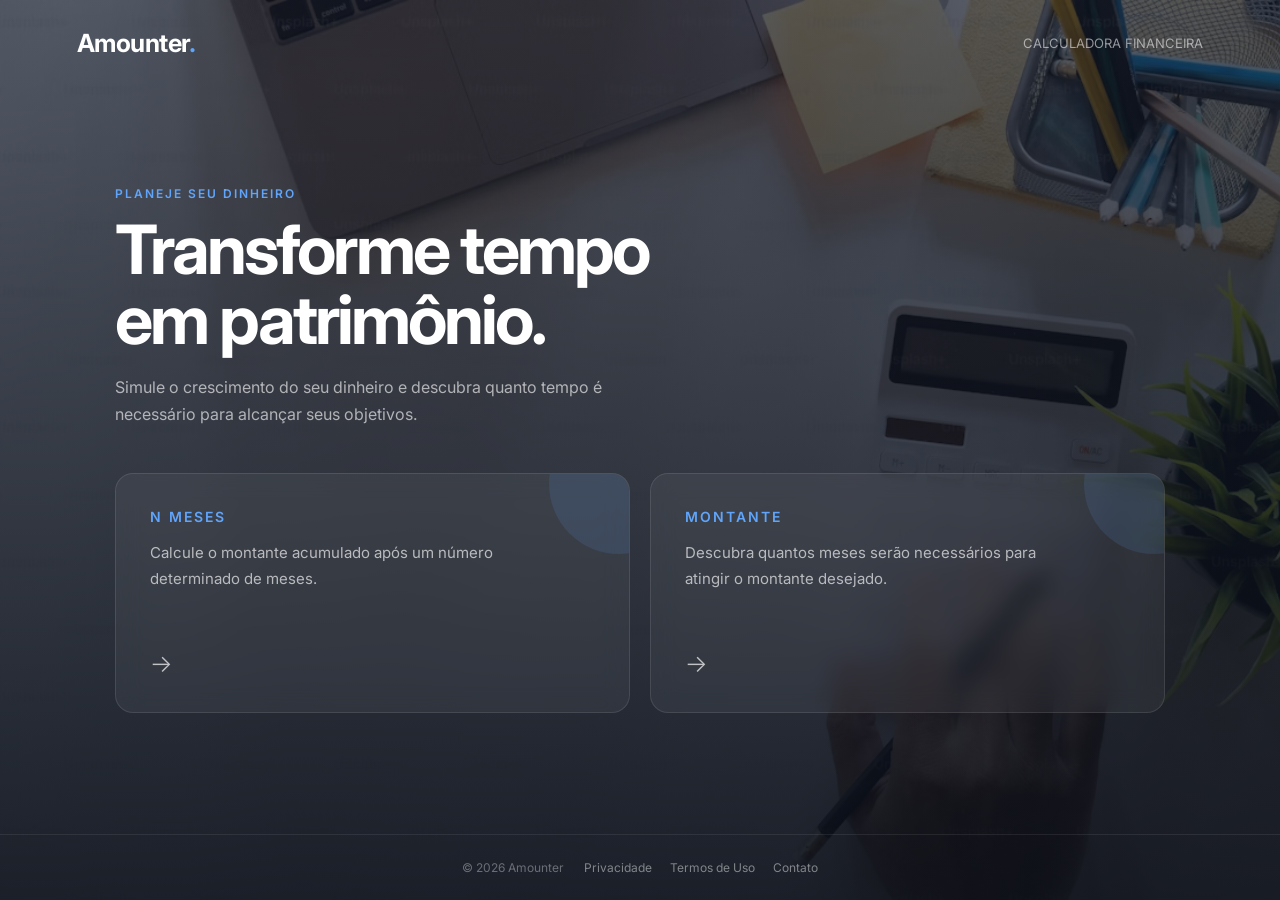
<file: index.html>
<!DOCTYPE html>
<html lang="pt-BR">

<head>

    <!-- Google tag (gtag.js) -->
<script async src="https://www.googletagmanager.com/gtag/js?id=G-JE85377BY5"></script>
<script>
  window.dataLayer = window.dataLayer || [];
  function gtag(){dataLayer.push(arguments);}
  gtag('js', new Date());

  gtag('config', 'G-JE85377BY5');
</script>
    
    <meta charset="UTF-8">
    <meta name="viewport" content="width=device-width, initial-scale=1.0">

    <title>Amounter | Calculadora de Investimentos</title>

    <meta name="description" content="Amounter é uma ferramenta financeira online para simular investimentos, calcular rendimentos e estimar o tempo necessário para alcançar seus objetivos financeiros."> 
    <meta name="robots" content="index, follow"> 
    <meta name="author" content="Amounter"> 
    <link rel="canonical" href="https://edneypantoja.github.io/amounter/">

    <meta property="og:type" content="website"> 
    <meta property="og:title" content="Amounter | Calculadora de Investimentos"> 
    <meta property="og:description" content="Amounter é uma ferramenta financeira online para simular investimentos, calcular rendimentos e estimar o tempo necessário para alcançar seus objetivos financeiros."> 
    <meta property="og:url" content="https://edneypantoja.github.io/amounter/"> 
    <meta property="og:site_name" content="Amounter"> 
    <meta property="og:locale" content="pt_BR">
    <meta property="og:image" content="https://edneypantoja.github.io/amounter/images/og-amounter.jfif">

    <link rel="preconnect" href="https://fonts.googleapis.com">
    <link rel="preconnect" href="https://fonts.gstatic.com" crossorigin>
    <link href="https://fonts.googleapis.com/css2?family=Inter:wght@400;500;600;700&display=swap" rel="stylesheet">

    <link rel="stylesheet" href="css/estilo.css">
    <link rel="stylesheet" href="css/footer.css">

    <style>
        /* =========================
           BODY
        ========================= */

        body {
            background:
                linear-gradient(0deg,
                    rgba(10, 15, 25, 0.92),
                    rgba(17, 24, 39, 0.70)),
                url("images/img-1.avif") center / cover no-repeat fixed;
        }

        /* =========================
           CONTEÚDO PRINCIPAL
        ========================= */

        #main-index {
            width: min(1050px, 90%);

            margin: auto;

            display: flex;
            flex-direction: column;
            justify-content: center;
        }


        /* =========================
           INTRODUÇÃO
        ========================= */

        .intro {
            margin-bottom: 45px;
            max-width: 650px;
        }

        .intro small {
            display: inline-block;

            margin-bottom: 14px;

            color: #60a5fa;

            font-size: 12px;
            font-weight: 600;

            letter-spacing: 2px;
            text-transform: uppercase;
        }

        .intro h1 {
            font-size: clamp(38px, 6vw, 68px);
            line-height: 1.02;
            letter-spacing: -3px;

            margin-bottom: 20px;
        }

        .intro p {
            max-width: 560px;

            color: rgba(255, 255, 255, 0.62);

            font-size: 16px;
            line-height: 1.7;
        }


        /* =========================
           CARDS
        ========================= */

        .cards {
            display: grid;

            grid-template-columns: repeat(2, 1fr);

            gap: 20px;
        }


        .btn-index {
            position: relative;

            display: block;

            min-height: 240px;

            padding: 34px;

            border: 1px solid rgba(255, 255, 255, 0.10);
            border-radius: 18px;

            background: rgba(255, 255, 255, 0.055);

            color: #ffffff;
            text-decoration: none;

            backdrop-filter: blur(12px);
            -webkit-backdrop-filter: blur(12px);

            overflow: hidden;

            transition:
                transform 0.25s ease,
                border-color 0.25s ease,
                background 0.25s ease;
        }


        .btn-index::before {
            content: "";

            position: absolute;

            width: 140px;
            height: 140px;

            right: -60px;
            top: -60px;

            border-radius: 50%;

            background: rgba(96, 165, 250, 0.12);

            transition: transform 0.3s ease;
        }


        .btn-index:hover {
            transform: translateY(-5px);

            border-color: rgba(96, 165, 250, 0.45);

            background: rgba(255, 255, 255, 0.08);
        }


        .btn-index:hover::before {
            transform: scale(1.5);
        }


        .btn-index div {
            position: relative;
            z-index: 1;

            height: 100%;

            display: flex;
            flex-direction: column;
        }


        /* =========================
           CARD TEXTO
        ========================= */

        .btn-index h3 {
            margin-bottom: 15px;

            font-size: 14px;
            font-weight: 600;

            letter-spacing: 2px;

            color: #60a5fa;
        }


        .btn-index p {
            max-width: 390px;

            color: rgba(255, 255, 255, 0.65);

            font-size: 15px;
            line-height: 1.7;
        }


        .btn-index span {
            margin-top: auto;

            font-size: 24px;
            font-weight: 300;

            color: rgba(255, 255, 255, 0.7);

            transition:
                transform 0.25s ease,
                color 0.25s ease;
        }


        .btn-index:hover span {
            transform: translateX(8px);
            color: #60a5fa;
        }


        /* =========================
           FOOTER
        ========================= */

        footer {
            width: 100%;

            padding: 25px 6%;

            text-align: center;

            color: rgba(255, 255, 255, 0.35);

            font-size: 12px;
        }


        /* =========================
           RESPONSIVIDADE
        ========================= */

        @media (max-width: 700px) {

            header {
                padding: 22px 5%;
            }

            .header-label {
                display: none;
            }

            #main-index {
                width: 90%;
                margin: 70px auto 50px;
            }

            .intro {
                margin-bottom: 32px;
            }

            .intro h1 {
                letter-spacing: -2px;
            }

            .cards {
                grid-template-columns: 1fr;
            }

            .btn-index {
                min-height: 210px;
                padding: 28px;
            }

        }
    </style>
</head>


<body>

    <header>

        <div class="logo">
            Amounter<span>.</span>
        </div>

        <div class="header-label">
            CALCULADORA FINANCEIRA
        </div>

    </header>


    <main id="main-index">

        <section class="intro">

            <small>Planeje seu dinheiro</small>

            <h1>
                Transforme tempo<br>
                em patrimônio.
            </h1>

            <p>
                Simule o crescimento do seu dinheiro e descubra
                quanto tempo é necessário para alcançar seus objetivos.
            </p>

        </section>


        <section class="cards">


            <a href="Pages/meses.html" class="btn-index">

                <div>

                    <h3>N MESES</h3>

                    <p>
                        Calcule o montante acumulado após um
                        número determinado de meses.
                    </p>

                    <span>→</span>

                </div>

            </a>


            <a href="Pages/montante.html" class="btn-index">

                <div>

                    <h3>MONTANTE</h3>

                    <p>
                        Descubra quantos meses serão necessários
                        para atingir o montante desejado.
                    </p>

                    <span>→</span>

                </div>

            </a>


        </section>

    </main>


    <footer>
        <div class="footer-content">
            <span>© 2026 Amounter</span>

            <nav aria-label="Links institucionais">
                <a href="compliance/privacidade.html">Privacidade</a>
                <a href="compliance/termos.html">Termos de Uso</a>
                <a href="compliance/contato.html">Contato</a>
            </nav>
        </div>
    </footer>


</body>

</html>
</file>
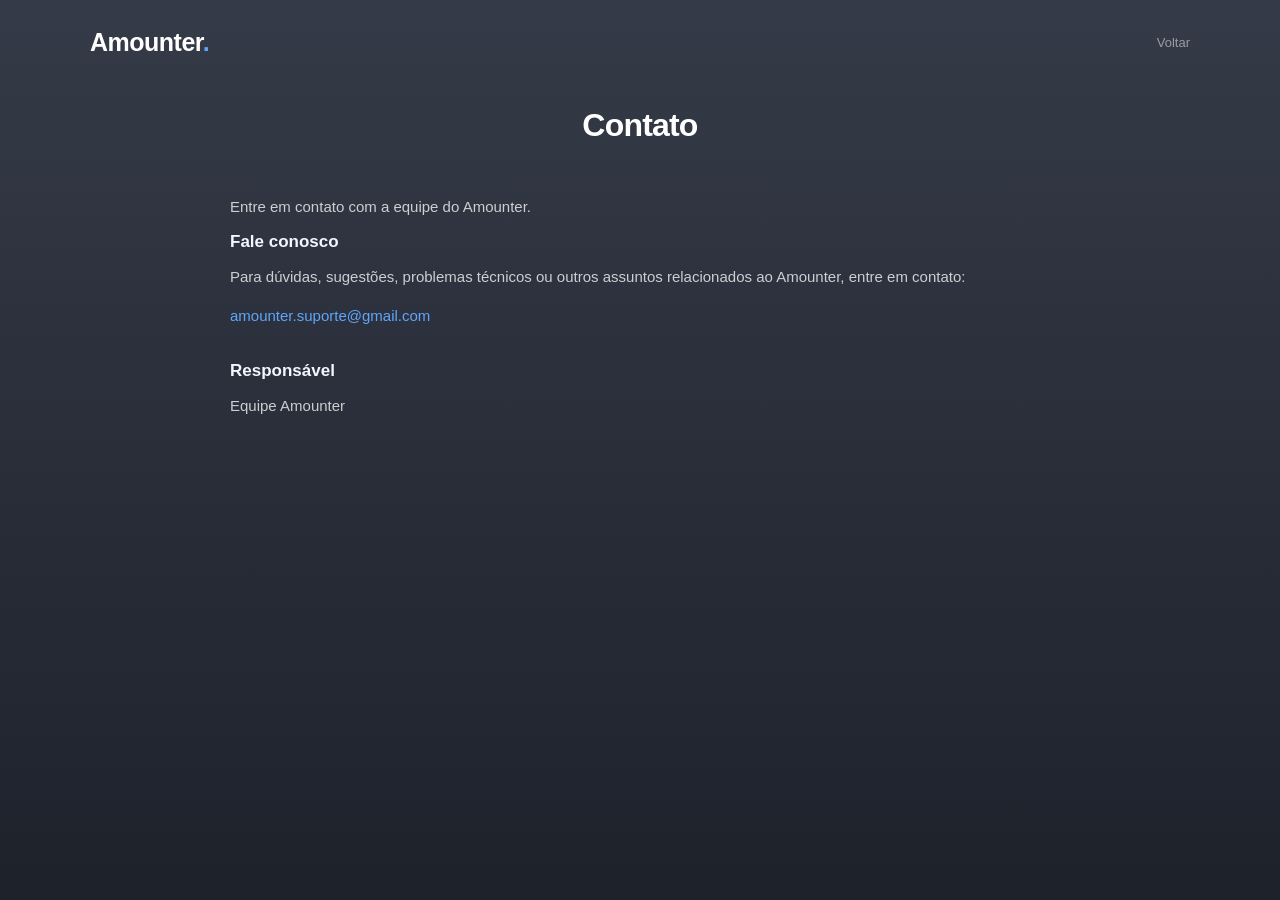
<file: compliance/contato.html>
<!DOCTYPE html>
<html lang="pt-BR">

<head>
    <meta charset="UTF-8">
    <meta name="viewport" content="width=device-width, initial-scale=1.0">

    <title>Contato — Amounter</title>

    <link rel="stylesheet" href="../css/compliance.css">
</head>

<body>

    <main class="compliance-page">

        <header class="compliance-header">
            <a href="/" class="compliance-logo">
                Amounter<span>.</span>
            </a>

            <a href="#" class="back-link" onclick="history.back(); return false;">Voltar</a>
        </header>

        <article class="compliance-content">

            <h1>Contato</h1>

            <p class="updated">
                Entre em contato com a equipe do Amounter.
            </p>

            <section>
                <h2>Fale conosco</h2>

                <p>
                    Para dúvidas, sugestões, problemas técnicos ou outros
                    assuntos relacionados ao Amounter, entre em contato:
                </p>

                <p>
                    <a href="mailto:amounter.suporte@gmail.com">
                        amounter.suporte@gmail.com
                    </a>
                </p>
            </section>

            <section>
                <h2>Responsável</h2>

                <p>
                    Equipe Amounter
                </p>
            </section>

        </article>

    </main>

</body>

</html>
</file>
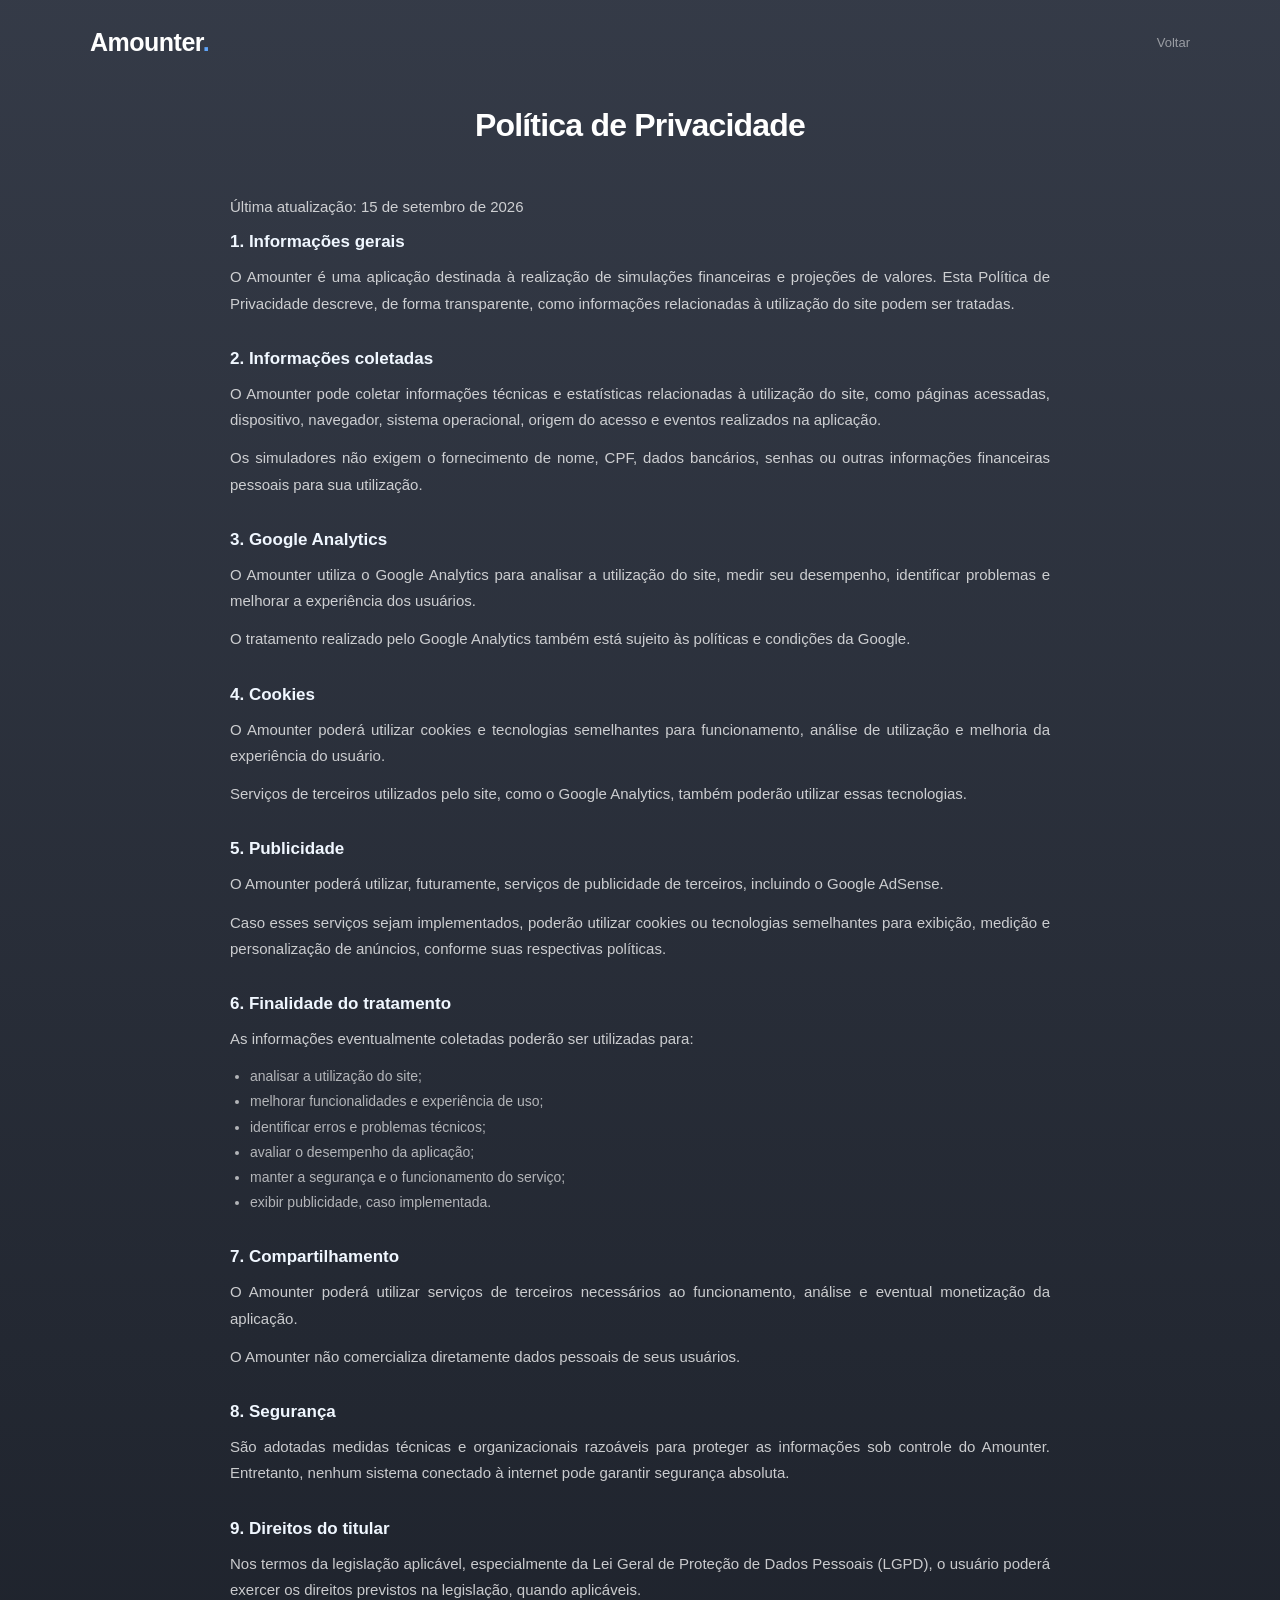
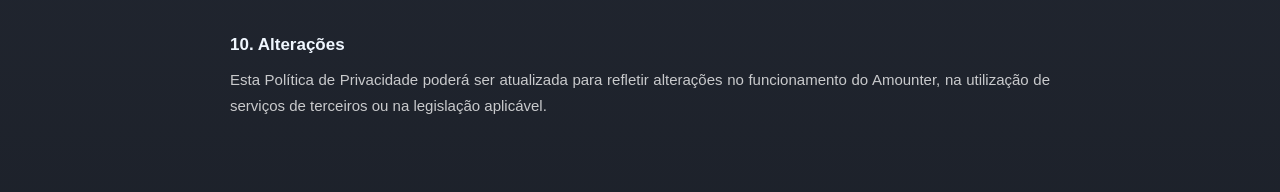
<file: compliance/privacidade.html>
<!DOCTYPE html>
<html lang="pt-BR">
<head>
    <meta charset="UTF-8">
    <meta name="viewport" content="width=device-width, initial-scale=1.0">

    <title>Política de Privacidade — Amounter</title>

    <link rel="stylesheet" href="../css/compliance.css">
</head>

<body>

    <main class="compliance-page">

        <header class="compliance-header">
            <a href="/" class="compliance-logo">
                Amounter<span>.</span>
            </a>

            <a href="#" class="back-link" onclick="history.back(); return false;">Voltar</a>
        </header>

        <article class="compliance-content">

            <h1>Política de Privacidade</h1>

            <p class="updated">
                Última atualização: 15 de setembro de 2026
            </p>

            <section>
                <h2>1. Informações gerais</h2>

                <p>
                    O Amounter é uma aplicação destinada à realização de
                    simulações financeiras e projeções de valores.
                    Esta Política de Privacidade descreve, de forma
                    transparente, como informações relacionadas à utilização
                    do site podem ser tratadas.
                </p>
            </section>

            <section>
                <h2>2. Informações coletadas</h2>

                <p>
                    O Amounter pode coletar informações técnicas e estatísticas
                    relacionadas à utilização do site, como páginas acessadas,
                    dispositivo, navegador, sistema operacional, origem do
                    acesso e eventos realizados na aplicação.
                </p>

                <p>
                    Os simuladores não exigem o fornecimento de nome, CPF,
                    dados bancários, senhas ou outras informações financeiras
                    pessoais para sua utilização.
                </p>
            </section>

            <section>
                <h2>3. Google Analytics</h2>

                <p>
                    O Amounter utiliza o Google Analytics para analisar a
                    utilização do site, medir seu desempenho, identificar
                    problemas e melhorar a experiência dos usuários.
                </p>

                <p>
                    O tratamento realizado pelo Google Analytics também está
                    sujeito às políticas e condições da Google.
                </p>
            </section>

            <section>
                <h2>4. Cookies</h2>

                <p>
                    O Amounter poderá utilizar cookies e tecnologias
                    semelhantes para funcionamento, análise de utilização
                    e melhoria da experiência do usuário.
                </p>

                <p>
                    Serviços de terceiros utilizados pelo site, como o
                    Google Analytics, também poderão utilizar essas
                    tecnologias.
                </p>
            </section>

            <section>
                <h2>5. Publicidade</h2>

                <p>
                    O Amounter poderá utilizar, futuramente, serviços de
                    publicidade de terceiros, incluindo o Google AdSense.
                </p>

                <p>
                    Caso esses serviços sejam implementados, poderão utilizar
                    cookies ou tecnologias semelhantes para exibição,
                    medição e personalização de anúncios, conforme suas
                    respectivas políticas.
                </p>
            </section>

            <section>
                <h2>6. Finalidade do tratamento</h2>

                <p>
                    As informações eventualmente coletadas poderão ser
                    utilizadas para:
                </p>

                <ul>
                    <li>analisar a utilização do site;</li>
                    <li>melhorar funcionalidades e experiência de uso;</li>
                    <li>identificar erros e problemas técnicos;</li>
                    <li>avaliar o desempenho da aplicação;</li>
                    <li>manter a segurança e o funcionamento do serviço;</li>
                    <li>exibir publicidade, caso implementada.</li>
                </ul>
            </section>

            <section>
                <h2>7. Compartilhamento</h2>

                <p>
                    O Amounter poderá utilizar serviços de terceiros necessários
                    ao funcionamento, análise e eventual monetização da
                    aplicação.
                </p>

                <p>
                    O Amounter não comercializa diretamente dados pessoais
                    de seus usuários.
                </p>
            </section>

            <section>
                <h2>8. Segurança</h2>

                <p>
                    São adotadas medidas técnicas e organizacionais razoáveis
                    para proteger as informações sob controle do Amounter.
                    Entretanto, nenhum sistema conectado à internet pode
                    garantir segurança absoluta.
                </p>
            </section>

            <section>
                <h2>9. Direitos do titular</h2>

                <p>
                    Nos termos da legislação aplicável, especialmente da
                    Lei Geral de Proteção de Dados Pessoais (LGPD), o usuário
                    poderá exercer os direitos previstos na legislação,
                    quando aplicáveis.
                </p>
            </section>

            <section>
                <h2>10. Alterações</h2>

                <p>
                    Esta Política de Privacidade poderá ser atualizada para
                    refletir alterações no funcionamento do Amounter, na
                    utilização de serviços de terceiros ou na legislação
                    aplicável.
                </p>

            </section>

        </article>

    </main>

</body>
</html>
</file>
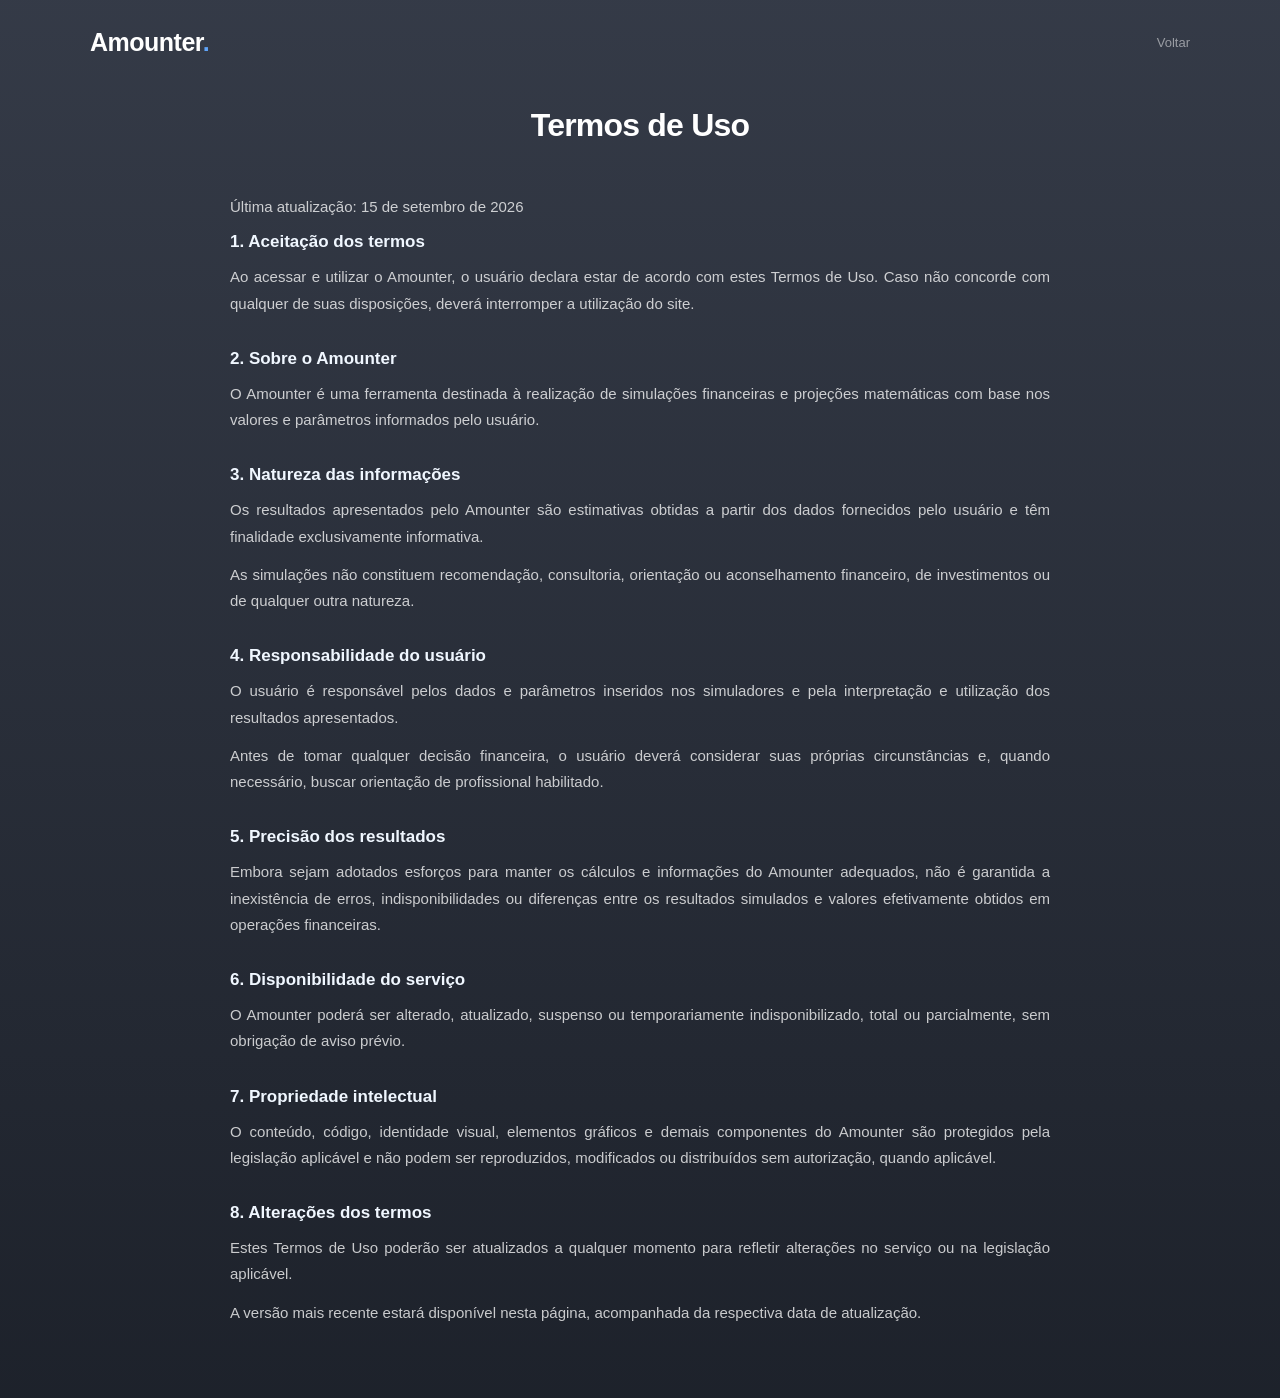
<file: compliance/termos.html>
<!DOCTYPE html>
<html lang="pt-BR">

<head>
    <meta charset="UTF-8">
    <meta name="viewport" content="width=device-width, initial-scale=1.0">

    <title>Termos de Uso — Amounter</title>

    <link rel="stylesheet" href="../css/compliance.css">
</head>

<body>

    <main class="compliance-page">

        <header class="compliance-header">
            <a href="/" class="compliance-logo">
                Amounter<span>.</span>
            </a>

            <a href="#" class="back-link" onclick="history.back(); return false;">Voltar</a>
        </header>

        <article class="compliance-content">

            <h1>Termos de Uso</h1>

            <p class="updated">
                Última atualização: 15 de setembro de 2026
            </p>

            <section>
                <h2>1. Aceitação dos termos</h2>

                <p>
                    Ao acessar e utilizar o Amounter, o usuário declara estar
                    de acordo com estes Termos de Uso. Caso não concorde com
                    qualquer de suas disposições, deverá interromper a
                    utilização do site.
                </p>
            </section>

            <section>
                <h2>2. Sobre o Amounter</h2>

                <p>
                    O Amounter é uma ferramenta destinada à realização de
                    simulações financeiras e projeções matemáticas com base
                    nos valores e parâmetros informados pelo usuário.
                </p>
            </section>

            <section>
                <h2>3. Natureza das informações</h2>

                <p>
                    Os resultados apresentados pelo Amounter são estimativas
                    obtidas a partir dos dados fornecidos pelo usuário e têm
                    finalidade exclusivamente informativa.
                </p>

                <p>
                    As simulações não constituem recomendação, consultoria,
                    orientação ou aconselhamento financeiro, de investimentos
                    ou de qualquer outra natureza.
                </p>
            </section>

            <section>
                <h2>4. Responsabilidade do usuário</h2>

                <p>
                    O usuário é responsável pelos dados e parâmetros inseridos
                    nos simuladores e pela interpretação e utilização dos
                    resultados apresentados.
                </p>

                <p>
                    Antes de tomar qualquer decisão financeira, o usuário
                    deverá considerar suas próprias circunstâncias e, quando
                    necessário, buscar orientação de profissional habilitado.
                </p>
            </section>

            <section>
                <h2>5. Precisão dos resultados</h2>

                <p>
                    Embora sejam adotados esforços para manter os cálculos e
                    informações do Amounter adequados, não é garantida a
                    inexistência de erros, indisponibilidades ou diferenças
                    entre os resultados simulados e valores efetivamente
                    obtidos em operações financeiras.
                </p>
            </section>

            <section>
                <h2>6. Disponibilidade do serviço</h2>

                <p>
                    O Amounter poderá ser alterado, atualizado, suspenso ou
                    temporariamente indisponibilizado, total ou parcialmente,
                    sem obrigação de aviso prévio.
                </p>
            </section>

            <section>
                <h2>7. Propriedade intelectual</h2>

                <p>
                    O conteúdo, código, identidade visual, elementos gráficos
                    e demais componentes do Amounter são protegidos pela
                    legislação aplicável e não podem ser reproduzidos,
                    modificados ou distribuídos sem autorização, quando
                    aplicável.
                </p>
            </section>

            <section>
                <h2>8. Alterações dos termos</h2>

                <p>
                    Estes Termos de Uso poderão ser atualizados a qualquer
                    momento para refletir alterações no serviço ou na
                    legislação aplicável.
                </p>

                <p>
                    A versão mais recente estará disponível nesta página,
                    acompanhada da respectiva data de atualização.
                </p>
            </section>

        </article>

    </main>

</body>

</html>
</file>
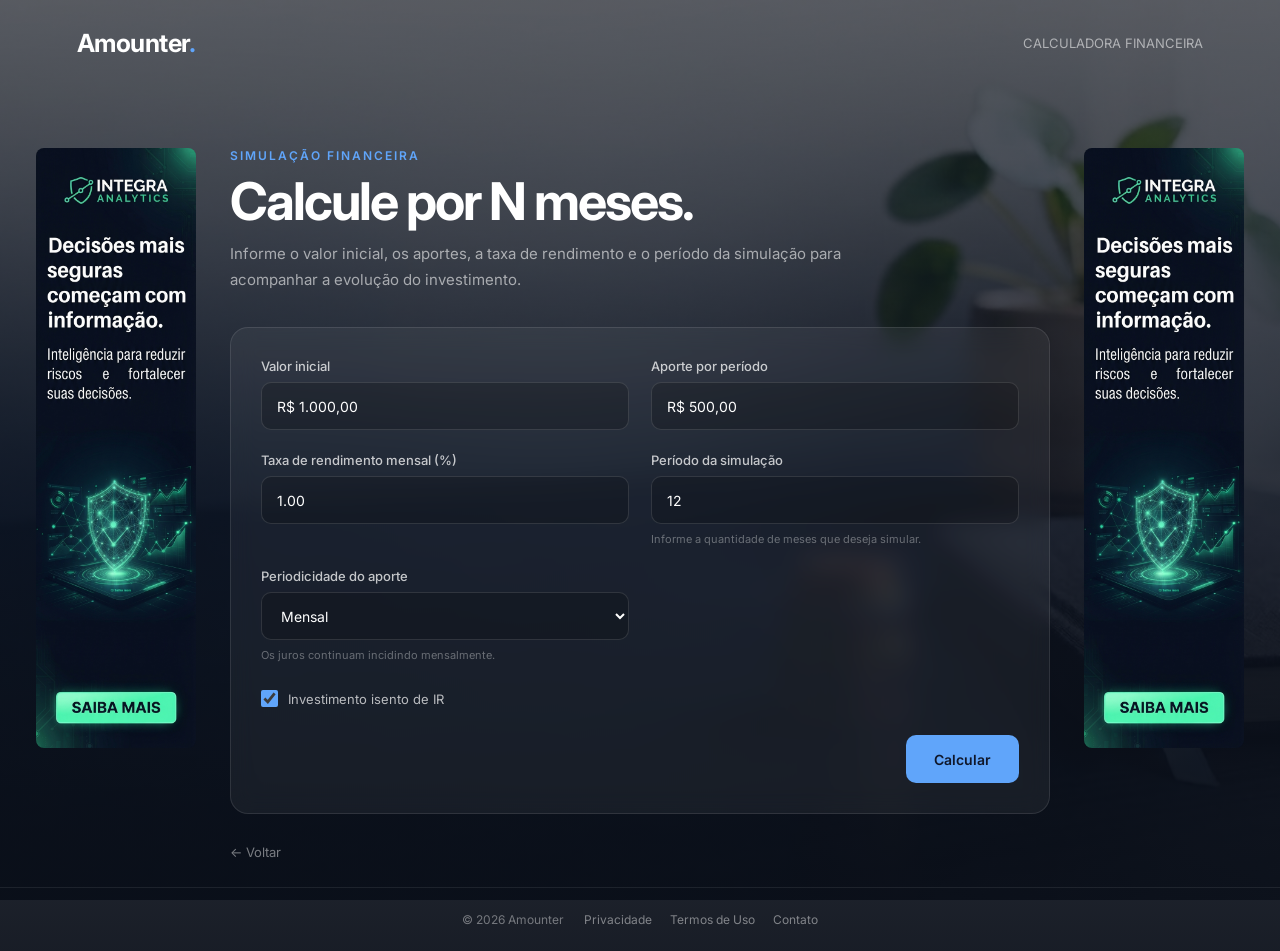
<file: Pages/meses.html>
<!DOCTYPE html>
<html lang="pt-BR">

<head>

    <!-- Google tag (gtag.js) -->
<script async src="https://www.googletagmanager.com/gtag/js?id=G-JE85377BY5"></script>
<script>
  window.dataLayer = window.dataLayer || [];
  function gtag(){dataLayer.push(arguments);}
  gtag('js', new Date());

  gtag('config', 'G-JE85377BY5');
</script>
    
    <meta charset="UTF-8">
    <meta name="viewport" content="width=device-width, initial-scale=1.0">

    <title>Calculadora de Investimentos por Meses | Amounter</title>

    <meta name="description"
    content="Calcule o rendimento e o montante de um investimento após determinado número de meses usando a calculadora financeira Amounter.">
    <meta name="robots" content="index, follow">    
    <link rel="canonical" href="https://edneypantoja.github.io/amounter/Pages/meses.html">
    
    <meta property="og:type" content="website">
    <meta property="og:title" content="Calculadora de Investimentos por Meses | Amounter">
    <meta property="og:description" content="Calcule o rendimento e o montante de um investimento após determinado número de meses usando a calculadora financeira Amounter.">
    
    <meta property="og:url" content="https://edneypantoja.github.io/amounter/Pages/meses.html">
    <meta property="og:site_name" content="Amounter">
    <meta property="og:locale" content="pt_BR">
    <meta property="og:image" content="https://edneypantoja.github.io/amounter/images/og-amounter.jfif">

    <link rel="preconnect" href="https://fonts.googleapis.com">
    <link rel="preconnect" href="https://fonts.gstatic.com" crossorigin>
    <link href="https://fonts.googleapis.com/css2?family=Inter:wght@400;500;600;700&display=swap" rel="stylesheet">

    <link rel="stylesheet" href="../css/estilo.css">
    <link rel="stylesheet" href="../css/ads.css">
    <link rel="stylesheet" href="../css/footer.css">

    <style>
        /* =========================
           BODY
        ========================= */

        body {
            background:
                linear-gradient(0deg,
                    rgba(10, 15, 25, 0.94),
                    rgba(17, 24, 39, 0.70)),
                url("../images/img-2.jfif") center / cover no-repeat fixed;
        }
    </style>
</head>


<body>


    <!-- =========================
         HEADER
    ========================= -->

    <header>

        <a href="../index.html" class="logo">
            Amounter<span>.</span>
        </a>

        <div class="header-label">
            CALCULADORA FINANCEIRA
        </div>

    </header>

    <!-- =========================
         CONTEÚDO
    ========================= -->

    <div class="content-layout">
        <aside class="ad-sidebar ad-left">
            <div class="ad-slot"><img src="../assets/ads/banner-lateral-01.jfif" alt="Publicidade"></div>
        </aside>

        <main class="container">


            <!-- TÍTULO -->

            <section class="page-header">

                <small>Simulação financeira</small>

                <h1>Calcule por N meses.</h1>

                <p>
                    Informe o valor inicial, os aportes, a taxa de rendimento
                    e o período da simulação para acompanhar a evolução
                    do investimento.
                </p>

            </section>


            <!-- =========================
                FORMULÁRIO
            ========================= -->

            <div class="ad-horizontal">
                <div class="ad-slot">
                    <img src="../assets/ads/banner-horizontal-01.jfif" alt="Publicidade">
                </div>
            </div>

            <section class="calculator">

                <form id="form-calculo" aria-label="Calculadora de investimentos">


                    <div class="form-grid">


                        <div class="field">

                            <label for="valor-inicial">
                                Valor inicial
                            </label>

                            <input type="text" id="valor-inicial" value="R$ 1.000,00" inputmode="numeric"
                                autocomplete="off" required>

                        </div>


                        <div class="field">

                            <label for="aporte">
                                Aporte por período
                            </label>

                            <input type="text" id="aporte" value="R$ 500,00" inputmode="numeric" autocomplete="off"
                                required>

                        </div>


                        <div class="field">

                            <label for="taxa">
                                Taxa de rendimento mensal (%)
                            </label>

                            <input type="number" id="taxa" value="1.00" min="0" step="0.01" required>

                        </div>


                        <div class="field">

                            <label for="meses">
                                Período da simulação
                            </label>

                            <input type="number" id="meses" value="12" min="1" step="1" required>

                            <small>
                                Informe a quantidade de meses que deseja simular.
                            </small>

                        </div>


                        <div class="field">

                            <label for="periodicidade">
                                Periodicidade do aporte
                            </label>

                            <select id="periodicidade">

                                <option value="1" selected>
                                    Mensal
                                </option>

                                <option value="3">
                                    Trimestral
                                </option>

                                <option value="6">
                                    Semestral
                                </option>

                                <option value="12">
                                    Anual
                                </option>

                            </select>

                            <small>
                                Os juros continuam incidindo mensalmente.
                            </small>

                        </div>


                    </div>


                    <div class="checkbox-field">

                        <input type="checkbox" id="isento" checked>

                        <label for="isento">
                            Investimento isento de IR
                        </label>

                    </div>


                    <div class="form-actions">

                        <button type="submit">
                            Calcular
                        </button>

                    </div>


                </form>

            </section>


            <!-- =========================
                RESULTADO
            ========================= -->

            <section id="resultado">


                <div class="result-header">

                    <div>

                        <h2>Resultado da simulação</h2>

                    </div>

                    <p id="resultado-meta"></p>

                </div>


                <!-- RESUMO -->

                <div class="summary">


                    <div class="summary-card">

                        <span>Período</span>

                        <strong id="resumo-meses">
                            -
                        </strong>

                    </div>

                    <div class="summary-card">

                        <span>Total de aportes</span>

                        <strong id="resumo-aportes">
                            -
                        </strong>

                    </div>

                    <div class="summary-card">

                        <span>Rendimentos líquidos</span>

                        <strong id="resumo-rendimento">
                            -
                        </strong>

                    </div>

                    <div class="summary-card">

                        <span>Montante final</span>

                        <strong id="resumo-montante" class="credito">
                            -
                        </strong>

                    </div>


                </div>

                <div class="ad-horizontal">
                    <div class="ad-slot">
                        <img src="../assets/ads/banner-horizontal-01.jfif" alt="Publicidade">
                    </div>
                </div>


                <!-- TABELA -->

                <div class="table-container">

                    <table>

                        <thead>

                            <tr>

                                <th>Período</th>

                                <th>Mês</th>

                                <th>Principal</th>

                                <th>Rendimento período</th>

                                <th>Rendimentos totais</th>

                                <th>IRPF</th>

                                <th>Montante líquido</th>

                                <th>Aporte</th>

                            </tr>

                        </thead>

                        <tbody id="tabela-resultados"></tbody>

                    </table>

                </div>

            </section>


            <a href="../index.html" class="back">
                ← Voltar
            </a>
        </main>

        <aside class="ad-sidebar ad-right">
            <div class="ad-slot">
                <div class="ad-slot"><img src="../assets/ads/banner-lateral-01.jfif" alt="Publicidade"></div>
            </div>
        </aside>
    </div>

    <footer>
        <div class="footer-content">
            <span>© 2026 Amounter</span>

            <nav aria-label="Links institucionais">
                <a href="../compliance/privacidade.html">Privacidade</a>
                <a href="../compliance/termos.html">Termos de Uso</a>
                <a href="../compliance/contato.html">Contato</a>
            </nav>
        </div>
    </footer>


    <!-- =========================
         JAVASCRIPT
    ========================= -->

    <script>


        /*
         * ============================================
         * FORMATAÇÃO
         * ============================================
         */

        function moeda(valor) {

            return valor.toLocaleString("pt-BR", {
                style: "currency",
                currency: "BRL"
            });

        }


        function aplicarMascaraReal(input) {

            input.addEventListener("input", function () {

                let valor = this.value.replace(/\D/g, "");

                if (!valor) {

                    this.value = "";

                    return;

                }

                valor = Number(valor) / 100;

                this.value = valor.toLocaleString("pt-BR", {
                    style: "currency",
                    currency: "BRL"
                });

            });

        }


        function converterReal(valor) {

            return Number(
                valor
                    .replace(/\s/g, "")
                    .replace("R$", "")
                    .replace(/\./g, "")
                    .replace(",", ".")
            );

        }


        aplicarMascaraReal(
            document.getElementById("valor-inicial")
        );

        aplicarMascaraReal(
            document.getElementById("aporte")
        );


        /*
         * ============================================
         * CÁLCULO DO IRPF
         * ============================================
         */

        function calcularIR(rendimentos, meses, isento) {

            if (isento) {
                return 0;
            }

            if (meses < 6) {
                return rendimentos * 0.225;
            }

            if (meses < 12) {
                return rendimentos * 0.20;
            }

            if (meses < 24) {
                return rendimentos * 0.175;
            }

            return rendimentos * 0.15;

        }


        /*
         * ============================================
         * FORMULÁRIO
         * ============================================
         */

        document
            .getElementById("form-calculo")
            .addEventListener("submit", function (event) {

                event.preventDefault();


                /*
                 * ------------------------------------
                 * INPUTS
                 * ------------------------------------
                 */

                const valorInicial =
                    converterReal(
                        document.getElementById("valor-inicial").value
                    );


                const aporte =
                    converterReal(
                        document.getElementById("aporte").value
                    );


                const taxa =
                    Number(
                        document.getElementById("taxa").value
                    ) / 100;


                const mesesDesejados =
                    Number(
                        document.getElementById("meses").value
                    );


                const periodicidade =
                    Number(
                        document.getElementById("periodicidade").value
                    );


                const isento =
                    document.getElementById("isento").checked;


                /*
                 * ------------------------------------
                 * VALIDAÇÕES
                 * ------------------------------------
                 */

                if (mesesDesejados < 1) {

                    alert(
                        "O período deve ser de pelo menos 1 mês."
                    );

                    return;

                }


                /*
                 * ------------------------------------
                 * VARIÁVEIS DO CÁLCULO
                 * ------------------------------------
                 */

                let principal = valorInicial;

                let montante = valorInicial;

                let totalDeMeses = 0;

                let totalAportes = 0;

                let linhas = "";

                let rendimento_anterior = 0


                /*
                 * ====================================
                 * ITERAÇÕES
                 * ====================================
                 */

                while (totalDeMeses < mesesDesejados) {


                    /*
                     * Quantidade de meses desta iteração.
                     *
                     * Normalmente será igual à
                     * periodicidade, mas a última
                     * iteração pode ser menor.
                     */

                    const mesesIteracao =
                        Math.min(
                            periodicidade,
                            mesesDesejados - totalDeMeses
                        );


                    /*
                     * Aplica os juros mês a mês.
                     */

                    for (
                        let p = 0;
                        p < mesesIteracao;
                        p++
                    ) {

                        montante *= (1 + taxa);

                    }


                    /*
                     * Avança o período.
                     */

                    totalDeMeses += mesesIteracao;


                    /*
                     * Calcula o rendimento acumulado.
                     */

                    const rendimentos = montante - principal;

                    const rendimento_periodo = rendimentos - rendimento_anterior

                    rendimento_anterior = rendimentos



                    /*
                     * Calcula IR.
                     */

                    const irpf =
                        calcularIR(
                            rendimentos,
                            totalDeMeses,
                            isento
                        );


                    /*
                     * Montante líquido antes do aporte.
                     */

                    const montanteLiquido =
                        montante - irpf;


                    /*
                     * O aporte só ocorre se ainda
                     * houver uma nova iteração.
                     *
                     * Portanto, na última linha da
                     * simulação o aporte é zero.
                     */

                    const ultimaIteracao =
                        totalDeMeses >= mesesDesejados;


                    const aporteIteracao =
                        ultimaIteracao ? 0 : aporte;


                    /*
                     * --------------------------------
                     * TABELA
                     * --------------------------------
                     */

                    linhas += `

                        <tr>

                            <td>
                                ${Math.ceil(
                        totalDeMeses / periodicidade
                    )}
                            </td>

                            <td>
                                ${totalDeMeses}
                            </td>

                            <td>
                                ${moeda(principal)}
                            </td>

                            <td class="credito">
                                ${moeda(rendimento_periodo)}
                            </td>

                            <td>
                                ${moeda(rendimentos)}
                            </td>

                            <td class="${irpf == 0 ? "neutro" : "debito"}">
                                ${moeda(irpf)}
                            </td>

                            <td>
                                ${moeda(montanteLiquido)}
                            </td>

                            <td>
                                ${moeda(aporteIteracao)}
                            </td>

                        </tr>

                    `;


                    /*
                     * --------------------------------
                     * ÚLTIMA ITERAÇÃO
                     * --------------------------------
                     */

                    if (ultimaIteracao) {

                        break;

                    }


                    /*
                     * --------------------------------
                     * APORTE
                     * --------------------------------
                     */

                    principal += aporte;

                    montante += aporte;

                    totalAportes += aporte;

                }


                /*
                 * ====================================
                 * EXIBE RESULTADO
                 * ====================================
                 */

                document.getElementById(
                    "tabela-resultados"
                ).innerHTML = linhas;


                /*
                 * ====================================
                 * TEMPO
                 * ====================================
                 */

                const anos =
                    Math.floor(totalDeMeses / 12);

                const meses =
                    totalDeMeses % 12;


                let tempoTexto = "";


                if (anos > 0) {

                    tempoTexto +=
                        `${anos} ${anos === 1 ? "ano" : "anos"}`;

                }


                if (meses > 0) {

                    if (tempoTexto) {
                        tempoTexto += " e ";
                    }

                    tempoTexto +=
                        `${meses} ${meses === 1 ? "mês" : "meses"}`;

                }


                document.getElementById(
                    "resumo-meses"
                ).textContent = tempoTexto;


                /*
                 * ====================================
                 * MONTANTE FINAL
                 * ====================================
                 */

                const rendimentoFinal =
                    montante - principal;


                const irFinal =
                    calcularIR(
                        rendimentoFinal,
                        totalDeMeses,
                        isento
                    );


                const montanteFinal =
                    montante - irFinal;


                document.getElementById(
                    "resumo-montante"
                ).textContent =
                    moeda(montanteFinal);


                /*
                 * ====================================
                 * TOTAL DE APORTES
                 * ====================================
                 */

                document.getElementById(
                    "resumo-aportes"
                ).textContent =
                    moeda(totalAportes);

                /*
                * ====================================
                * TOTAL DE RENDIMENTOS
                * ====================================
                */

                document.getElementById(
                    "resumo-rendimento"
                ).textContent =
                    moeda(rendimentoFinal);


                /*
                 * ====================================
                 * META
                 * ====================================
                 */

                document.getElementById(
                    "resultado-meta"
                ).textContent =
                    `Simulação de ${totalDeMeses} meses`;


                /*
                 * ====================================
                 * MOSTRA RESULTADO
                 * ====================================
                 */

                document.getElementById(
                    "resultado"
                ).style.display = "block";


                /*
                 * Rola suavemente até o resultado.
                 */

                document.getElementById(
                    "resultado"
                ).scrollIntoView({
                    behavior: "smooth",
                    block: "start"
                });

            });

    </script>


</body>

</html>
</file>
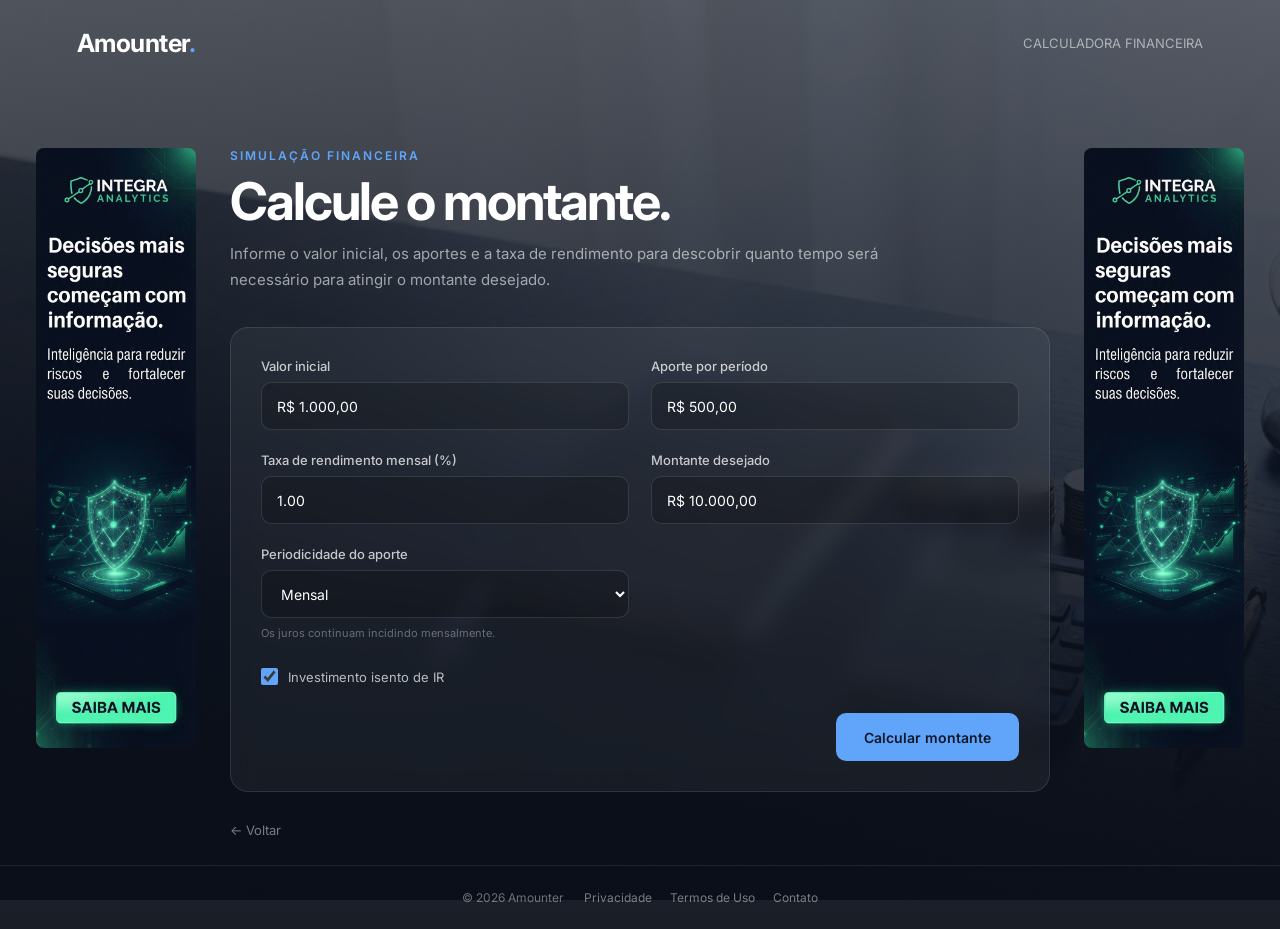
<file: Pages/montante.html>
<!DOCTYPE html>
<html lang="pt-BR">

<head>

    <!-- Google tag (gtag.js) -->
<script async src="https://www.googletagmanager.com/gtag/js?id=G-JE85377BY5"></script>
<script>
  window.dataLayer = window.dataLayer || [];
  function gtag(){dataLayer.push(arguments);}
  gtag('js', new Date());

  gtag('config', 'G-JE85377BY5');
</script>

    
    <meta charset="UTF-8">
    <meta name="viewport" content="width=device-width, initial-scale=1.0">

    <title>Calculadora de Investimentos por Montante | Amounter</title>

    <meta name="description" content="Descubra quanto tempo é necessário para alcançar o montante desejado com usando a calculadora financeira Amounter.">
    <meta name="robots" content="index, follow">
    <link rel="canonical" href="https://edneypantoja.github.io/amounter/Pages/montante.html">

    <meta property="og:type" content="website">
    <meta property="og:title" content="Calculadora de Investimentos por Montante | Amounter">
    <meta property="og:description" content="Descubra quanto tempo é necessário para alcançar o montante desejado usando a calculadora financeira Amounter.">
    <meta property="og:url" content="https://edneypantoja.github.io/amounter/Pages/montante.html">
    <meta property="og:site_name" content="Amounter">
    <meta property="og:locale" content="pt_BR">
    <meta property="og:image" content="https://edneypantoja.github.io/amounter/images/og-amounter.jfif">

    <link rel="preconnect" href="https://fonts.googleapis.com">
    <link rel="preconnect" href="https://fonts.gstatic.com" crossorigin>
    <link href="https://fonts.googleapis.com/css2?family=Inter:wght@400;500;600;700&display=swap" rel="stylesheet">

    <link rel="stylesheet" href="../css/estilo.css">
    <link rel="stylesheet" href="../css/ads.css">
    <link rel="stylesheet" href="../css/footer.css">
    <style>
        /* =========================
            BODY
        ========================= */

        body {
            background:
                linear-gradient(0deg,
                    rgba(10, 15, 25, 0.94),
                    rgba(17, 24, 39, 0.70)),
                url("../images/img-3.jfif") center / cover no-repeat fixed;
        }
    </style>
</head>


<body>


    <!-- =========================
         HEADER
    ========================= -->

    <header>

        <a href="../index.html" class="logo">
            Amounter<span>.</span>
        </a>

        <div class="header-label">
            CALCULADORA FINANCEIRA
        </div>

    </header>


    <!-- =========================
         CONTEÚDO
    ========================= -->

    <div class="content-layout">
        <aside class="ad-sidebar ad-left">
            <div class="ad-slot"><img src="../assets/ads/banner-lateral-01.jfif" alt="Publicidade"></div>
        </aside>

        <main class="container">


            <!-- TÍTULO -->

            <section class="page-header">

                <small>Simulação financeira</small>

                <h1>Calcule o montante.</h1>

                <p>
                    Informe o valor inicial, os aportes e a taxa de rendimento
                    para descobrir quanto tempo será necessário para atingir
                    o montante desejado.
                </p>

            </section>


            <!-- =========================
                FORMULÁRIO
            ========================= -->

            <div class="ad-horizontal">
                <div class="ad-slot">
                    <img src="../assets/ads/banner-horizontal-01.jfif" alt="Publicidade">
                </div>
            </div>

            <section class="calculator">

                <form id="form-calculo" aria-label="Calculadora de investimentos">


                    <div class="form-grid">


                        <div class="field">

                            <label for="valor-inicial">
                                Valor inicial
                            </label>

                            <input type="text" id="valor-inicial" value="R$ 1.000,00" inputmode="numeric"
                                autocomplete="off" required>

                        </div>


                        <div class="field">

                            <label for="aporte">
                                Aporte por período
                            </label>

                            <input type="text" id="aporte" value="R$ 500,00" inputmode="numeric" autocomplete="off"
                                required>

                        </div>


                        <div class="field">

                            <label for="taxa">
                                Taxa de rendimento mensal (%)
                            </label>

                            <input type="number" id="taxa" value="1.00" min="0" step="0.01" required>

                        </div>


                        <div class="field">

                            <label for="montante-desejado">
                                Montante desejado
                            </label>

                            <input type="text" id="montante-desejado" value="R$ 10.000,00" inputmode="numeric"
                                autocomplete="off" required>

                        </div>


                        <div class="field">

                            <label for="periodicidade">
                                Periodicidade do aporte
                            </label>

                            <select id="periodicidade">

                                <option value="1" selected>
                                    Mensal
                                </option>

                                <option value="3">
                                    Trimestral
                                </option>

                                <option value="6">
                                    Semestral
                                </option>

                                <option value="12">
                                    Anual
                                </option>

                            </select>

                            <small>
                                Os juros continuam incidindo mensalmente.
                            </small>

                        </div>


                    </div>


                    <div class="checkbox-field">

                        <input type="checkbox" id="isento" checked>

                        <label for="isento">
                            Investimento isento de IR
                        </label>

                    </div>


                    <div class="form-actions">

                        <button type="submit">
                            Calcular montante
                        </button>

                    </div>


                </form>

            </section>


            <!-- =========================
                RESULTADO
            ========================= -->

            <section id="resultado">


                <div class="result-header">

                    <div>

                        <h2>Resultado da simulação</h2>

                    </div>

                    <p id="resultado-meta"></p>

                </div>


                <!-- RESUMO -->

                <div class="summary">


                    <div class="summary-card">

                        <span>Tempo necessário</span>

                        <strong id="resumo-meses">
                            -
                        </strong>

                    </div>


                    <div class="summary-card">

                        <span>Total de aportes</span>

                        <strong id="resumo-aportes">
                            -
                        </strong>

                    </div>

                    <div class="summary-card">

                        <span>Rendimentos líquidos</span>

                        <strong id="resumo-rendimento">
                            -
                        </strong>

                    </div>

                    <div class="summary-card">

                        <span>Montante final</span>

                        <strong id="resumo-montante" class="credito">
                            -
                        </strong>

                    </div>


                </div>

                <div class="ad-horizontal">
                    <div class="ad-slot">
                        <img src="../assets/ads/banner-horizontal-01.jfif" alt="Publicidade">
                    </div>
                </div>


                <!-- TABELA -->

                <div class="table-container">

                    <table>

                        <thead>

                            <tr>

                                <th>Período</th>

                                <th>Mês</th>

                                <th>Principal</th>

                                <th>Rendimento período</th>

                                <th>Rendimentos totais</th>

                                <th>IRPF</th>

                                <th>Montante líquido</th>

                                <th>Aporte</th>



                            </tr>

                        </thead>

                        <tbody id="tabela-resultados"></tbody>

                    </table>

                </div>


            </section>


            <a href="../index.html" class="back">
                ← Voltar
            </a>


        </main>

        <aside class="ad-sidebar ad-right">
            <div class="ad-slot">
                <div class="ad-slot"><img src="../assets/ads/banner-lateral-01.jfif" alt="Publicidade"></div>
            </div>
        </aside>
    </div>


    <footer>
        <div class="footer-content">
            <span>© 2026 Amounter</span>

            <nav aria-label="Links institucionais">
                <a href="../compliance/privacidade.html">Privacidade</a>
                <a href="../compliance/termos.html">Termos de Uso</a>
                <a href="../compliance/contato.html">Contato</a>
            </nav>
        </div>
    </footer>


    <!-- =========================
         JAVASCRIPT
    ========================= -->

    <script>

        /*
         * ============================================
         * FORMATAÇÃO
         * ============================================
         */

        function moeda(valor) {

            return valor.toLocaleString("pt-BR", {
                style: "currency",
                currency: "BRL"
            });

        }

        function aplicarMascaraReal(input) {

            input.addEventListener("input", function () {

                let valor = this.value.replace(/\D/g, "");

                if (!valor) {
                    this.value = "";
                    return;
                }

                valor = Number(valor) / 100;

                this.value = valor.toLocaleString("pt-BR", {
                    style: "currency",
                    currency: "BRL"
                });

            });

        }

        function converterReal(valor) {

            return Number(
                valor
                    .replace(/\s/g, "")
                    .replace("R$", "")
                    .replace(/\./g, "")
                    .replace(",", ".")
            );

        }

        aplicarMascaraReal(
            document.getElementById("valor-inicial")
        );

        aplicarMascaraReal(
            document.getElementById("aporte")
        );

        aplicarMascaraReal(
            document.getElementById("montante-desejado")
        );


        /*
         * ============================================
         * CÁLCULO DO IRPF
         * ============================================
         */

        function calcularIR(rendimentos, meses, isento) {

            if (isento) {
                return 0;
            }

            if (meses < 6) {
                return rendimentos * 0.225;
            }

            if (meses < 12) {
                return rendimentos * 0.20;
            }

            if (meses < 24) {
                return rendimentos * 0.175;
            }

            return rendimentos * 0.15;

        }


        /*
         * ============================================
         * FORMULÁRIO
         * ============================================
         */

        document
            .getElementById("form-calculo")
            .addEventListener("submit", function (event) {

                event.preventDefault();


                /*
                 * ------------------------------------
                 * INPUTS
                 * ------------------------------------
                 */

                const valorInicial =
                    converterReal(document.getElementById("valor-inicial").value);

                const aporte =
                    converterReal(document.getElementById("aporte").value);

                const taxa =
                    Number(document.getElementById("taxa").value) / 100;

                const montanteDesejado =
                    converterReal(document.getElementById("montante-desejado").value);

                const periodicidade =
                    Number(document.getElementById("periodicidade").value);

                const isento =
                    document.getElementById("isento").checked;


                /*
                 * ------------------------------------
                 * VARIÁVEIS DO CÁLCULO
                 * ------------------------------------
                 */

                let principal = valorInicial;

                let montante = valorInicial;

                let totalDeMeses = 0;

                let totalAportes = 0;

                let linhas = "";

                let rendimento_anterior = 0


                /*
                 * ------------------------------------
                 * SEGURANÇA
                 * ------------------------------------
                 */

                if (montanteDesejado <= valorInicial) {

                    alert(
                        "O montante desejado deve ser maior que o valor inicial."
                    );

                    return;

                }


                /*
                 * ------------------------------------
                 * ITERAÇÕES
                 * ------------------------------------
                 */

                while (true) {


                    /*
                     * Aplica os juros mês a mês
                     */

                    for (let p = 0; p < periodicidade; p++) {

                        montante *= (1 + taxa);

                    }


                    /*
                     * Avança o período
                     */

                    totalDeMeses += periodicidade;


                    /*
                     * Calcula rendimento acumulado
                     */

                    const rendimentos = montante - principal;

                    const rendimento_periodo = rendimentos - rendimento_anterior

                    rendimento_anterior = rendimentos


                    /*
                     * Calcula IR
                     */

                    const irpf =
                        calcularIR(
                            rendimentos,
                            totalDeMeses,
                            isento
                        );


                    /*
                     * Montante antes do aporte
                     */

                    const montanteLiquido = montante - irpf;


                    /*
                     * Verifica se atingiu o objetivo
                     *
                     * Mantendo a mesma lógica do Python:
                     *
                     * (montante - aporte - irpf) < desejado
                     *
                     */

                    const atingiuObjetivo = montanteLiquido >= montanteDesejado;

                    const aporteIteracao = atingiuObjetivo ? 0 : aporte;

                    /*
                     * --------------------------------
                     * TABELA
                     * --------------------------------
                     */

                    linhas += `

                        <tr>

                            <td>
                                ${totalDeMeses / periodicidade}
                            </td>

                            <td>
                                ${totalDeMeses}
                            </td>

                            <td>
                                ${moeda(principal)}
                            </td>

                            <td class="credito">
                                ${moeda(rendimento_periodo)}
                            </td>

                            <td>
                                ${moeda(rendimentos)}
                            </td>

                            <td class="${irpf == 0 ? "neutro" : "debito"}">
                                ${moeda(irpf)}
                            </td>                            

                            <td>
                                ${moeda(montanteLiquido)}
                            </td>

                            <td>
                                ${moeda(aporteIteracao)}
                            </td>

                        </tr>

                    `;


                    /*
                     * --------------------------------
                     * OBJETIVO ATINGIDO
                     * --------------------------------
                     */

                    if (atingiuObjetivo) {

                        /*
                         * O Python adiciona o aporte
                         * somente depois de imprimir
                         * a linha.
                         */

                        totalAportes += aporteIteracao;

                        break;

                    }


                    /*
                     * --------------------------------
                     * APORTE
                     * --------------------------------
                     */

                    principal += aporte;

                    montante += aporte;

                    totalAportes += aporte;


                    /*
                     * Proteção contra loop infinito
                     */

                    if (totalDeMeses > 12000) {

                        alert(
                            "A simulação ultrapassou 1.000 anos."
                        );

                        return;

                    }

                }


                /*
                 * ====================================
                 * EXIBE RESULTADO
                 * ====================================
                 */

                document.getElementById(
                    "tabela-resultados"
                ).innerHTML = linhas;


                const anos = Math.floor(totalDeMeses / 12);
                const meses = totalDeMeses % 12;

                let tempoTexto = "";

                if (anos > 0) {
                    tempoTexto += `${anos} ${anos === 1 ? "ano" : "anos"}`;
                }

                if (meses > 0) {
                    if (tempoTexto) tempoTexto += " e ";
                    tempoTexto += `${meses} ${meses === 1 ? "mês" : "meses"}`;
                }


                document.getElementById("resumo-meses").textContent = tempoTexto;


                /*
                 * Recalcula o montante final líquido
                 * para o resumo.
                 */

                const rendimentoFinal =
                    montante - principal;

                const irFinal =
                    calcularIR(
                        rendimentoFinal,
                        totalDeMeses,
                        isento
                    );

                const montanteFinal =
                    montante - irFinal;


                document.getElementById(
                    "resumo-montante"
                ).textContent =
                    moeda(montanteFinal);


                document.getElementById(
                    "resumo-aportes"
                ).textContent =
                    moeda(totalAportes);

                document.getElementById(
                    "resumo-rendimento"
                ).textContent =
                    moeda(rendimentoFinal);


                document.getElementById(
                    "resultado-meta"
                ).textContent =
                    `Objetivo: ${moeda(montanteDesejado)}`;


                document.getElementById(
                    "resultado"
                ).style.display = "block";


                /*
                 * Rola suavemente até o resultado
                 */

                document.getElementById(
                    "resultado"
                ).scrollIntoView({
                    behavior: "smooth",
                    block: "start"
                });

            });

    </script>


</body>

</html>
</file>
<file: css/estilo.css>
/* =========================
    RESET
========================= */

* {
    margin: 0;
    padding: 0;
    box-sizing: border-box;
}

body {
    min-height: 100vh;
    font-family: "Inter", sans-serif;
    color: #ffffff;
    display: flex; 
    flex-direction: column;
}

/* =========================
           HEADER
========================= */

header {
    width: 100%;
    padding: 28px 6%;
    display: flex;
    justify-content: space-between;
    align-items: center;
    margin-bottom: 4vh;
}

.logo {
    color: #ffffff;

    font-size: 25px;
    font-weight: 700;

    letter-spacing: -0.5px;

    text-decoration: none;
}

.logo span {
    color: #60a5fa;
}

.header-label {
    font-size: 13px;
    color: rgba(255, 255, 255, 0.55);
}

/* =========================
    TÍTULO
========================= */

.page-header {
    margin-bottom: 35px;
}

.page-header small {
    display: block;

    margin-bottom: 12px;

    color: #60a5fa;

    font-size: 12px;
    font-weight: 600;

    letter-spacing: 2px;
    text-transform: uppercase;
}

.page-header h1 {
    margin-bottom: 12px;

    font-size: clamp(32px, 5vw, 52px);
    line-height: 1.05;

    letter-spacing: -2px;
}

.page-header p {
    max-width: 650px;

    color: rgba(255, 255, 255, 0.58);

    font-size: 15px;
    line-height: 1.7;
}

/* =========================
    FORMULÁRIO
========================= */

.calculator {
    padding: 30px;

    border: 1px solid rgba(255, 255, 255, 0.10);
    border-radius: 18px;

    background: rgba(255, 255, 255, 0.055);

    backdrop-filter: blur(12px);
    -webkit-backdrop-filter: blur(12px);
}

.form-grid {
    display: grid;

    grid-template-columns: repeat(2, 1fr);

    gap: 22px;
}

.field {
    display: flex;
    flex-direction: column;

    gap: 8px;
}

.field label {
    color: rgba(255, 255, 255, 0.75);

    font-size: 13px;
    font-weight: 500;
}

.field input,
.field select {
    width: 100%;

    height: 48px;

    padding: 0 15px;

    border: 1px solid rgba(255, 255, 255, 0.12);
    border-radius: 10px;

    outline: none;

    background: rgba(0, 0, 0, 0.20);

    color: #ffffff;

    font-family: inherit;
    font-size: 14px;

    transition: border-color 0.2s ease;
}

.field input:focus,
.field select:focus {
    border-color: rgba(96, 165, 250, 0.7);
}

.field select option {
    background: #111827;
    color: #ffffff;
}

.field small {
    color: rgba(255, 255, 255, 0.35);

    font-size: 11px;
}

/* =========================
    REMOVER SPINNER
========================= */

input[type="number"]::-webkit-inner-spin-button,
input[type="number"]::-webkit-outer-spin-button {
    -webkit-appearance: none;
    margin: 0;
}

input[type="number"] {
    appearance: textfield;
}

/* =========================
    CHECKBOX
========================= */

.checkbox-field {
    display: flex;
    align-items: center;

    gap: 10px;

    margin-top: 28px;
}

.checkbox-field input {
    width: 17px;
    height: 17px;

    accent-color: #60a5fa;
}

.checkbox-field label {
    color: rgba(255, 255, 255, 0.70);

    font-size: 13px;
}

/* =========================
    BOTÃO
========================= */

.form-actions {
    margin-top: 28px;

    display: flex;
    justify-content: flex-end;
}

button {
    height: 48px;

    padding: 0 28px;

    border: 0;
    border-radius: 10px;

    background: #60a5fa;

    color: #0f172a;

    font-family: inherit;
    font-size: 14px;
    font-weight: 600;

    cursor: pointer;

    transition:
        transform 0.2s ease,
        opacity 0.2s ease;
}

button:hover {
    transform: translateY(-2px);
    opacity: 0.9;
}


/* =========================
    RESULTADO
========================= */

#resultado {
    display: none;

    margin-top: 35px;
}

.result-header {
    margin-bottom: 18px;

    display: flex;
    justify-content: space-between;
    align-items: end;
    gap: 20px;
}

.result-header h2 {
    font-size: 22px;
    letter-spacing: -0.5px;
}

.result-header p {
    color: rgba(255, 255, 255, 0.45);

    font-size: 12px;
}


/* =========================
    RESUMO
========================= */

.summary {
    display: grid;

    grid-template-columns: repeat(4, 1fr);

    gap: 15px;

    margin-bottom: 25px;
}

.summary-card {
    padding: 22px;

    border: 1px solid rgba(255, 255, 255, 0.09);
    border-radius: 14px;

    background: rgba(255, 255, 255, 0.045);
}

.summary-card span {
    display: block;

    margin-bottom: 8px;

    color: rgba(255, 255, 255, 0.45);

    font-size: 11px;
    font-weight: 500;

    text-transform: uppercase;
    letter-spacing: 1px;
}

.summary-card strong {
    font-size: 21px;
    font-weight: 600;
}


/* =========================
    TABELA
========================= */

.table-container {
    overflow-x: auto;

    border: 1px solid rgba(255, 255, 255, 0.09);
    border-radius: 14px;

    background: rgba(0, 0, 0, 0.15);
}

table {
    width: 100%;

    border-collapse: collapse;

    min-width: 760px;
}

thead {
    background: rgba(255, 255, 255, 0.055);
}

th {
    padding: 16px;

    color: rgba(255, 255, 255, 0.55);

    font-size: 11px;
    font-weight: 600;

    text-align: right;
    text-transform: uppercase;

    letter-spacing: 0.5px;

    white-space: nowrap;
}

th {
    text-align: center;
}

td {
    padding: 15px 16px;

    border-top: 1px solid rgba(255, 255, 255, 0.055);

    color: rgba(255, 255, 255, 0.75);

    font-size: 13px;

    text-align: right;

    white-space: nowrap;
}

td {
    color: #ffffff;

    font-weight: 600;

    text-align: center;
}

tr:last-child td {
    color: #ffffff;

    font-weight: 600;
}


/* =========================
    VOLTAR
========================= */

.back {
    display: inline-block;

    margin-top: 30px;

    color: rgba(255, 255, 255, 0.45);

    font-size: 13px;

    text-decoration: none;

    transition: color 0.2s ease;
}

.back:hover {
    color: #60a5fa;
}


/* =========================
    RESPONSIVO
========================= */

@media (max-width: 700px) {

    header {
        padding: 22px 5%;
    }

    .header-label {
        display: none;
    }

    .container {
        width: 90%;

        margin-top: 30px;
    }

    .form-grid {
        grid-template-columns: 1fr;
    }

    .calculator {
        padding: 22px;
    }

    .summary {
        grid-template-columns: 1fr;
    }

    .result-header {
        flex-direction: column;
        align-items: flex-start;
    }

    .form-actions {
        justify-content: stretch;
    }

    button {
        width: 100%;
    }

}

.credito {
    color: #60faad;
}

.debito {
    color: #fa7260;
}
</file>
<file: css/footer.css>
footer {
    width: 100%;
    margin-top: auto;
    padding: 24px 6%;

    border-top: 1px solid rgba(255, 255, 255, 0.08);

    color: rgba(255, 255, 255, 0.4);
    font-size: 12px;
}

.footer-content {
    max-width: 1100px;
    margin: 0 auto;

    display: flex;
    justify-content: center;
    align-items: center;
    flex-wrap: wrap;

    gap: 8px 20px;
}

.footer-content nav {
    display: flex;
    justify-content: center;
    align-items: center;
    flex-wrap: wrap;
    gap: 6px 18px;
}

.footer-content a {
    color: rgba(255, 255, 255, 0.45);
    text-decoration: none;

    transition: color 0.2s ease;
}

.footer-content a:hover {
    color: #60a5fa;
}
</file>
<file: css/compliance.css>
/* =========================
       COMPLIANCE PAGES
========================= */
body {
    background:
        linear-gradient(0deg,
            rgba(10, 15, 25, 0.92),
            rgba(17, 24, 39, 0.85));
    font-family: "Inter", sans-serif;

    margin: 0;
    padding: 0;
}

.compliance-page {
    width: 100%;
    min-height: 100vh;

}


/* =========================
          HEADER
========================= */

.compliance-header {
    width: 100%;
    max-width: 1100px;
    margin: 0 auto;
    padding: 28px 0 50px;

    display: flex;
    justify-content: space-between;
    align-items: center;
}

.compliance-logo {
    color: #ffffff;
    font-size: 25px;
    font-weight: 700;
    letter-spacing: -0.5px;
    text-decoration: none;
}

.compliance-logo span {
    color: #60a5fa;
}

.back-link {
    color: rgba(255, 255, 255, 0.5);
    font-size: 13px;
    text-decoration: none;

    transition: color 0.2s ease;
}

.back-link:hover {
    color: #60a5fa;
}


/* =========================
          CONTENT
========================= */

.compliance-content {
    width: 100%;
    max-width: 820px;
    margin: 0 auto;

    padding-bottom: 40px;
}

.compliance-content h1 {
    margin: 0 0 50px;

    color: #fff;
    font-size: 32px;
    font-weight: 700;
    letter-spacing: -0.8px;
    text-align: center;
}

.updated {
    margin: 0 0 42px;

    color: rgba(255, 255, 255, 0.4);
    font-size: 12px;
}


/* =========================
          SECTIONS
========================= */

.compliance-content section {
    margin-bottom: 32px;
}

.compliance-content h2 {
    margin: 0 0 12px;

    color: #f0f7ff;
    font-size: 17px;
    font-weight: 600;
}

.compliance-content p {
    margin: 0 0 12px;

    color: rgba(255, 255, 255, 0.76);
    font-size: 15px;
    line-height: 1.75;
    text-align: justify;
}

.compliance-content p:last-child {
    margin-bottom: 0;
}

.compliance-content ul {
    margin: 10px 0 0;
    padding-left: 20px;

    color: rgba(255, 255, 255, 0.65);
    font-size: 14px;
    line-height: 1.8;
}

.compliance-content a {
    color: #60a5fa;
    text-decoration: none;

    transition: color 0.2s ease;
}

.compliance-content a:hover {
    color: #93c5fd;
}


/* =========================
         RESPONSIVE
========================= */

@media (max-width: 600px) {

    .compliance-page {
        padding: 0 5% 40px;
    }

    .compliance-header {
        padding: 22px 0 38px;
    }

    .compliance-content h1 {
        font-size: 27px;
    }

    .compliance-content h2 {
        font-size: 16px;
    }

    .compliance-content p,
    .compliance-content ul {
        font-size: 13px;
    }
}
</file>
<file: css/ads.css>
/* =========================================================
   ÁREA DE CONTEÚDO
   ========================================================= */

.content-layout {
    width: 100%;
    max-width: 1600px;
    margin: 0 auto;
    margin: auto;
    display: grid;
    grid-template-columns: minmax(180px, 1fr) minmax(0, 1000px) minmax(180px, 1fr);
    gap: 24px;
    padding: 2%;
    align-items: start;
}

.main {    
    min-width: 920px;
}


/* =========================================================
   PUBLICIDADE LATERAL
   ========================================================= */

.ad-sidebar {
    width: 180px;
    position: sticky;
    top: 24px;
}

.ad-left {
    justify-self: start;
}

.ad-right {
    justify-self: end;
}

.ad-sidebar img {
    display: block;
    width: 160px;
    height: 600px;
    margin: 0 auto;
    object-fit: cover;
    border-radius: 8px;
}


/* =========================================================
   PUBLICIDADE HORIZONTAL
   ========================================================= */

.ad-horizontal {
    width: 100%;
    max-width: 1000px;

    margin: 24px auto;

    display: flex;
    flex-direction: column;
    align-items: center;
}

.ad-horizontal img {
    display: block;

    width: 100%;
    max-width: 970px;
    height: 250px;

    object-fit: cover;

    border-radius: 8px;
}

.ad-horizontal {
    display: none;
}


/* =========================================================
   IDENTIFICAÇÃO DA PUBLICIDADE
   ========================================================= */

.ad-label {
    display: block;

    margin-bottom: 6px;

    font-family: Arial, sans-serif;
    font-size: 10px;
    font-weight: 500;

    letter-spacing: 0.08em;
    text-transform: uppercase;

    color: #888;
}




/* =========================================================
   TELA ESTREITA
   ========================================================= */

@media (max-width: 1200px) {

    .content-layout {
        grid-template-columns: 1fr;
    }

    .ad-sidebar {
        display: none;
    }

    .ad-horizontal {
        display: block;
        width: calc(100% - 32px);
        margin: 20px auto;
    }
}


/* =========================================================
   TABLETS / CELULARES
   ========================================================= */

@media (max-width: 768px) {

    .ad-horizontal {
        width: calc(100% - 32px);
        margin: 20px auto;
    }

    .ad-horizontal img {
        width: 100%;
        height: auto;
        aspect-ratio: 320 / 100;
    }
}
</file>
